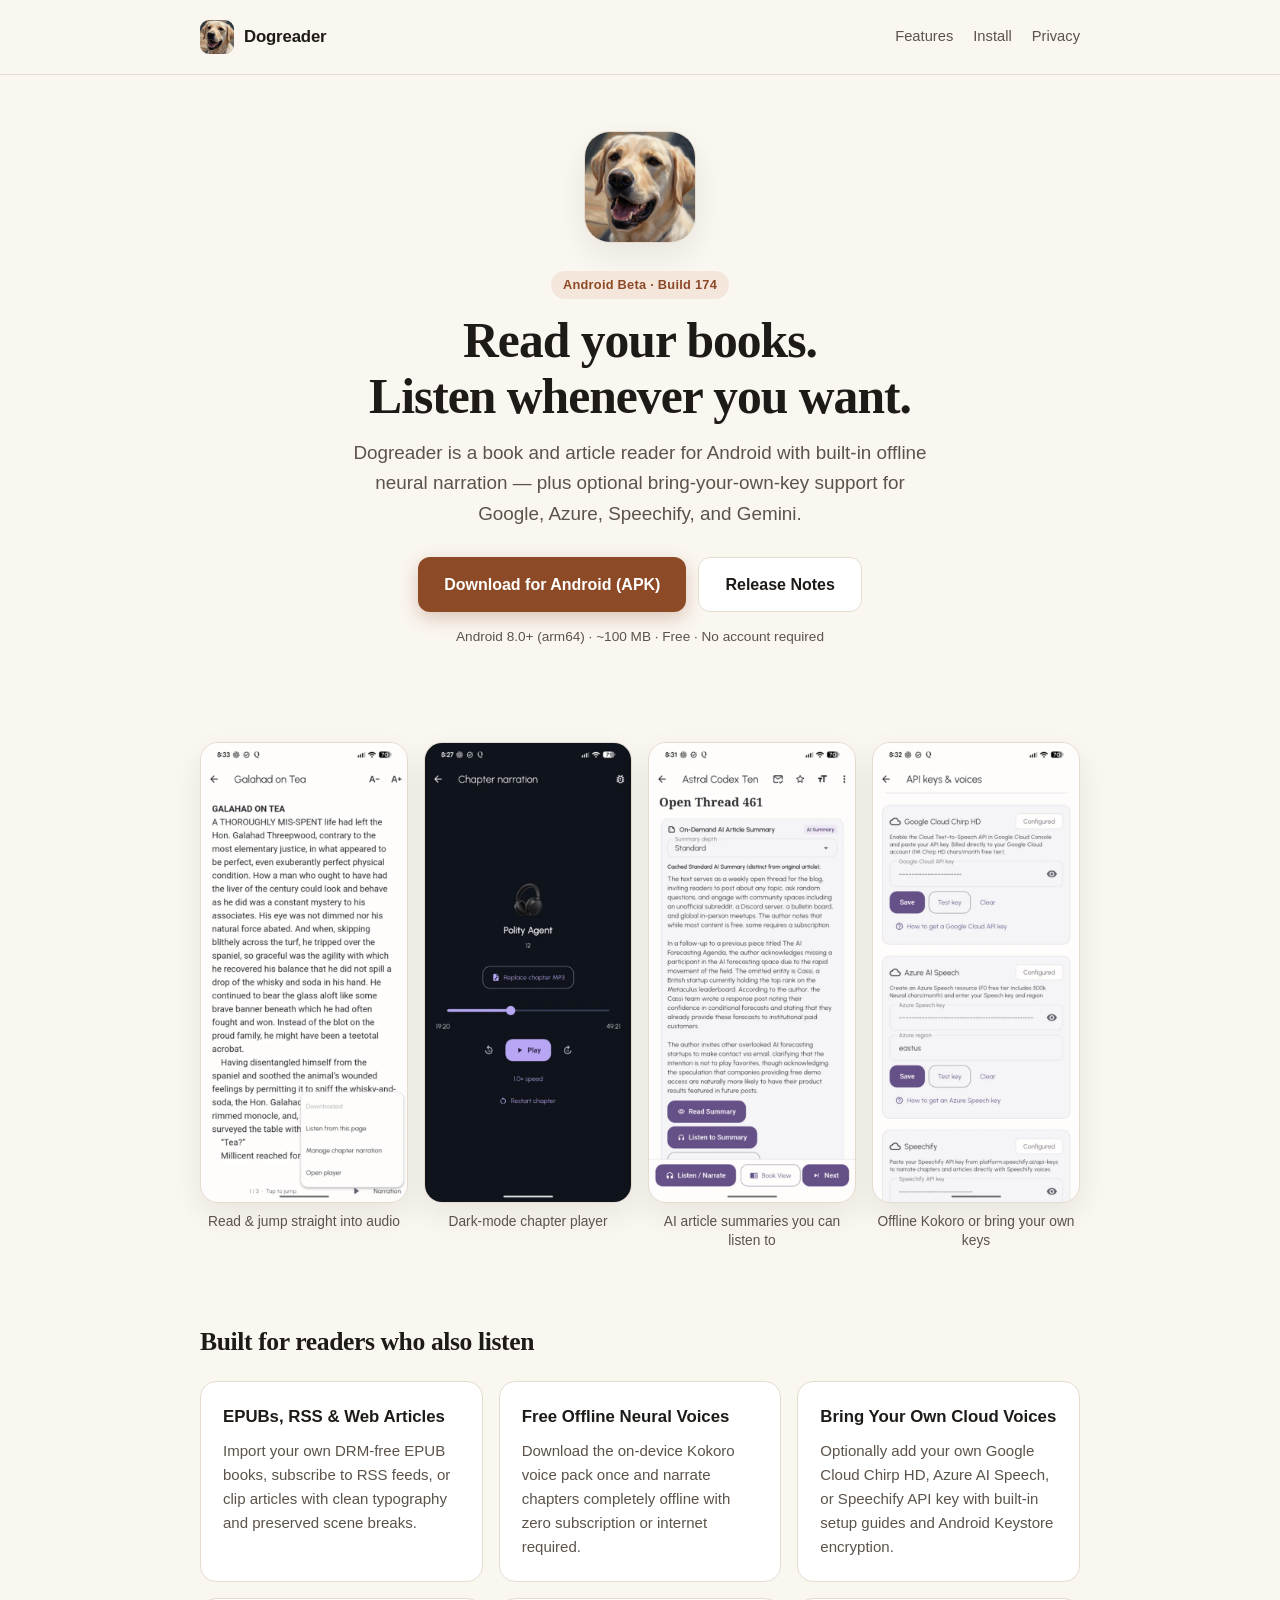
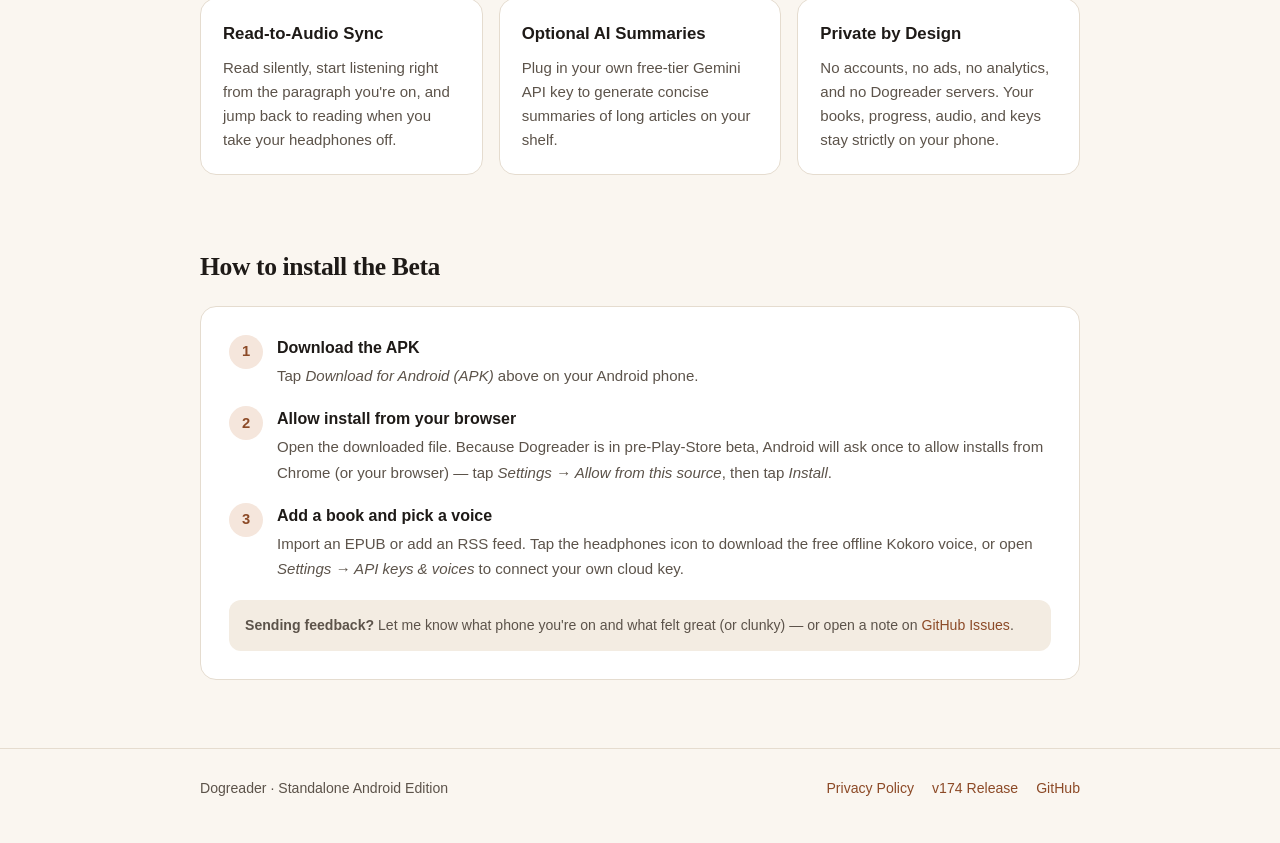
<file: index.html>
<!DOCTYPE html>
<html lang="en">
<head>
  <meta charset="utf-8">
  <meta name="viewport" content="width=device-width, initial-scale=1">
  <title>Dogreader — EPUB Reader &amp; Natural Audio Narration for Android</title>
  <meta name="description" content="Read EPUB books, RSS feeds, and web articles on Android, and listen with free offline neural voices or your own cloud TTS keys.">
  <meta property="og:title" content="Dogreader for Android">
  <meta property="og:description" content="Read your EPUBs and articles. Listen with natural voices — free offline Kokoro or bring your own API key.">
  <meta property="og:image" content="https://timpac.github.io/dogreader/icon.jpg">
  <link rel="icon" type="image/png" href="favicon.png">
  <link rel="stylesheet" href="style.css">
</head>
<body>
  <header class="nav">
    <div class="wrap nav-inner">
      <a class="brand" href="./">
        <img src="icon.jpg" alt="Dogreader icon">
        <span>Dogreader</span>
      </a>
      <nav class="nav-links">
        <a href="#features">Features</a>
        <a href="#install">Install</a>
        <a href="privacy.html">Privacy</a>
      </nav>
    </div>
  </header>

  <main class="wrap">
    <section class="hero">
      <img class="app-icon" src="icon.jpg" alt="Dogreader app icon">
      <div><span class="badge">Android Beta · Build 174</span></div>
      <h1>Read your books.<br>Listen whenever you want.</h1>
      <p class="lead">
        Dogreader is a book and article reader for Android with built-in offline neural narration — plus optional bring-your-own-key support for Google, Azure, Speechify, and Gemini.
      </p>
      <div class="cta-row">
        <a class="btn btn-primary" href="https://github.com/timpac/dogreader/releases/download/v174-playstore/Dogreader-PlayStore-174.apk">
          Download for Android (APK)
        </a>
        <a class="btn btn-secondary" href="https://github.com/timpac/dogreader/releases/tag/v174-playstore">
          Release Notes
        </a>
      </div>
      <p class="meta">Android 8.0+ (arm64) · ~100 MB · Free · No account required</p>
    </section>

    <section id="screenshots" aria-label="App screenshots">
      <div class="shots">
        <figure class="shot">
          <img src="screenshots/reader.webp" alt="Dogreader EPUB reader showing Listen from this page menu" loading="lazy">
          <figcaption>Read &amp; jump straight into audio</figcaption>
        </figure>
        <figure class="shot">
          <img src="screenshots/player.webp" alt="Dogreader dark-mode chapter narration audio player" loading="lazy">
          <figcaption>Dark-mode chapter player</figcaption>
        </figure>
        <figure class="shot">
          <img src="screenshots/summary.webp" alt="Dogreader on-demand AI article summary with Read and Listen buttons" loading="lazy">
          <figcaption>AI article summaries you can listen to</figcaption>
        </figure>
        <figure class="shot">
          <img src="screenshots/voices.webp" alt="Dogreader API keys and voices screen with Google, Azure, and Speechify" loading="lazy">
          <figcaption>Offline Kokoro or bring your own keys</figcaption>
        </figure>
      </div>
    </section>

    <section id="features">
      <h2>Built for readers who also listen</h2>
      <div class="grid">
        <article class="card">
          <h3>EPUBs, RSS &amp; Web Articles</h3>
          <p>Import your own DRM-free EPUB books, subscribe to RSS feeds, or clip articles with clean typography and preserved scene breaks.</p>
        </article>
        <article class="card">
          <h3>Free Offline Neural Voices</h3>
          <p>Download the on-device Kokoro voice pack once and narrate chapters completely offline with zero subscription or internet required.</p>
        </article>
        <article class="card">
          <h3>Bring Your Own Cloud Voices</h3>
          <p>Optionally add your own Google Cloud Chirp HD, Azure AI Speech, or Speechify API key with built-in setup guides and Android Keystore encryption.</p>
        </article>
        <article class="card">
          <h3>Read-to-Audio Sync</h3>
          <p>Read silently, start listening right from the paragraph you're on, and jump back to reading when you take your headphones off.</p>
        </article>
        <article class="card">
          <h3>Optional AI Summaries</h3>
          <p>Plug in your own free-tier Gemini API key to generate concise summaries of long articles on your shelf.</p>
        </article>
        <article class="card">
          <h3>Private by Design</h3>
          <p>No accounts, no ads, no analytics, and no Dogreader servers. Your books, progress, audio, and keys stay strictly on your phone.</p>
        </article>
      </div>
    </section>

    <section id="install">
      <h2>How to install the Beta</h2>
      <div class="install-box">
        <ol class="steps">
          <li>
            <div class="step-num">1</div>
            <div>
              <strong>Download the APK</strong>
              <span>Tap <em>Download for Android (APK)</em> above on your Android phone.</span>
            </div>
          </li>
          <li>
            <div class="step-num">2</div>
            <div>
              <strong>Allow install from your browser</strong>
              <span>Open the downloaded file. Because Dogreader is in pre-Play-Store beta, Android will ask once to allow installs from Chrome (or your browser) — tap <em>Settings → Allow from this source</em>, then tap <em>Install</em>.</span>
            </div>
          </li>
          <li>
            <div class="step-num">3</div>
            <div>
              <strong>Add a book and pick a voice</strong>
              <span>Import an EPUB or add an RSS feed. Tap the headphones icon to download the free offline Kokoro voice, or open <em>Settings → API keys &amp; voices</em> to connect your own cloud key.</span>
            </div>
          </li>
        </ol>
        <div class="note">
          <strong>Sending feedback?</strong> Let me know what phone you're on and what felt great (or clunky) — or open a note on <a href="https://github.com/timpac/dogreader/issues">GitHub Issues</a>.
        </div>
      </div>
    </section>
  </main>

  <footer>
    <div class="wrap footer-inner">
      <div>Dogreader · Standalone Android Edition</div>
      <div class="footer-links">
        <a href="privacy.html">Privacy Policy</a>
        <a href="https://github.com/timpac/dogreader/releases/tag/v174-playstore">v174 Release</a>
        <a href="https://github.com/timpac/dogreader">GitHub</a>
      </div>
    </div>
  </footer>
</body>
</html>
</file>
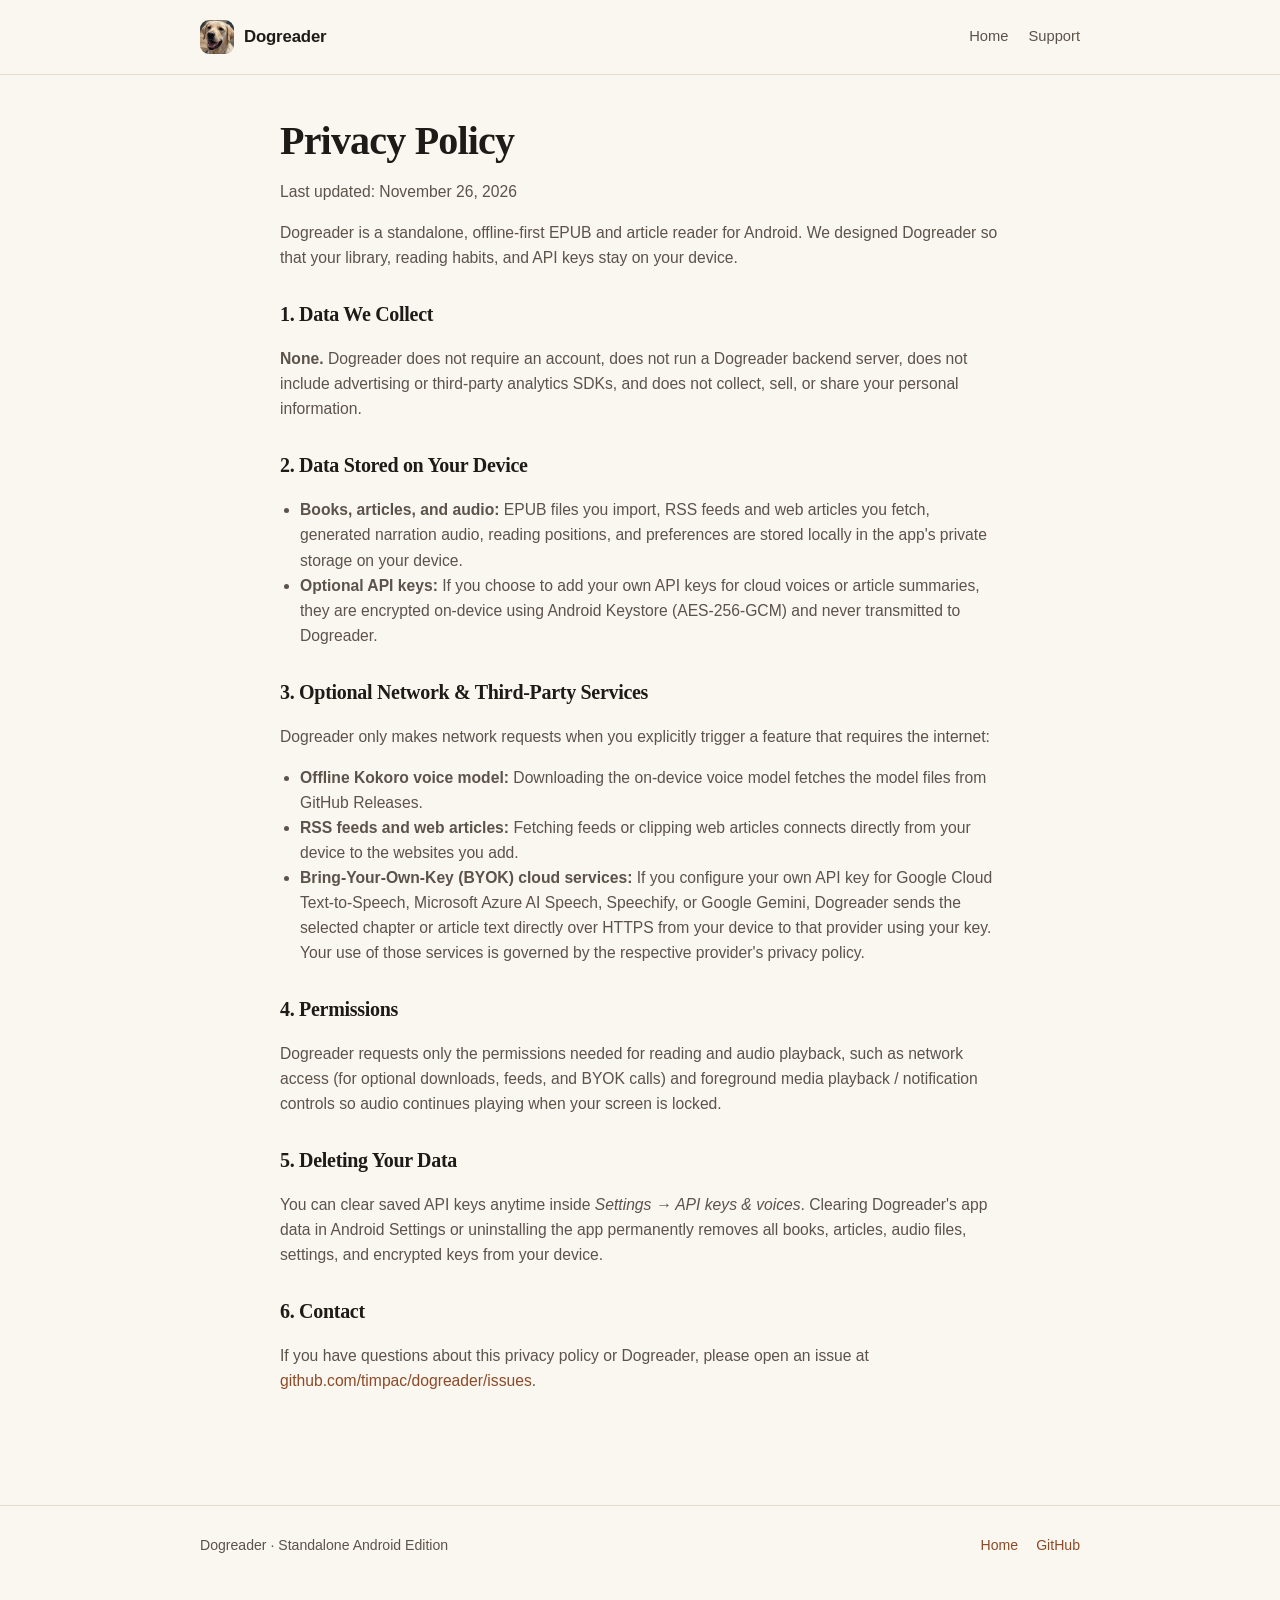
<file: privacy.html>
<!DOCTYPE html>
<html lang="en">
<head>
  <meta charset="utf-8">
  <meta name="viewport" content="width=device-width, initial-scale=1">
  <title>Privacy Policy — Dogreader</title>
  <link rel="icon" type="image/png" href="favicon.png">
  <link rel="stylesheet" href="style.css">
</head>
<body>
  <header class="nav">
    <div class="wrap nav-inner">
      <a class="brand" href="./">
        <img src="icon.jpg" alt="Dogreader icon">
        <span>Dogreader</span>
      </a>
      <nav class="nav-links">
        <a href="./">Home</a>
        <a href="https://github.com/timpac/dogreader/issues">Support</a>
      </nav>
    </div>
  </header>

  <main class="wrap prose">
    <h1>Privacy Policy</h1>
    <p class="meta">Last updated: November 26, 2026</p>

    <p>
      Dogreader is a standalone, offline-first EPUB and article reader for Android. We designed Dogreader so that your library, reading habits, and API keys stay on your device.
    </p>

    <h2>1. Data We Collect</h2>
    <p>
      <strong>None.</strong> Dogreader does not require an account, does not run a Dogreader backend server, does not include advertising or third-party analytics SDKs, and does not collect, sell, or share your personal information.
    </p>

    <h2>2. Data Stored on Your Device</h2>
    <ul>
      <li><strong>Books, articles, and audio:</strong> EPUB files you import, RSS feeds and web articles you fetch, generated narration audio, reading positions, and preferences are stored locally in the app's private storage on your device.</li>
      <li><strong>Optional API keys:</strong> If you choose to add your own API keys for cloud voices or article summaries, they are encrypted on-device using Android Keystore (AES-256-GCM) and never transmitted to Dogreader.</li>
    </ul>

    <h2>3. Optional Network &amp; Third-Party Services</h2>
    <p>Dogreader only makes network requests when you explicitly trigger a feature that requires the internet:</p>
    <ul>
      <li><strong>Offline Kokoro voice model:</strong> Downloading the on-device voice model fetches the model files from GitHub Releases.</li>
      <li><strong>RSS feeds and web articles:</strong> Fetching feeds or clipping web articles connects directly from your device to the websites you add.</li>
      <li><strong>Bring-Your-Own-Key (BYOK) cloud services:</strong> If you configure your own API key for Google Cloud Text-to-Speech, Microsoft Azure AI Speech, Speechify, or Google Gemini, Dogreader sends the selected chapter or article text directly over HTTPS from your device to that provider using your key. Your use of those services is governed by the respective provider's privacy policy.</li>
    </ul>

    <h2>4. Permissions</h2>
    <p>
      Dogreader requests only the permissions needed for reading and audio playback, such as network access (for optional downloads, feeds, and BYOK calls) and foreground media playback / notification controls so audio continues playing when your screen is locked.
    </p>

    <h2>5. Deleting Your Data</h2>
    <p>
      You can clear saved API keys anytime inside <em>Settings → API keys &amp; voices</em>. Clearing Dogreader's app data in Android Settings or uninstalling the app permanently removes all books, articles, audio files, settings, and encrypted keys from your device.
    </p>

    <h2>6. Contact</h2>
    <p>
      If you have questions about this privacy policy or Dogreader, please open an issue at <a href="https://github.com/timpac/dogreader/issues">github.com/timpac/dogreader/issues</a>.
    </p>
  </main>

  <footer>
    <div class="wrap footer-inner">
      <div>Dogreader · Standalone Android Edition</div>
      <div class="footer-links">
        <a href="./">Home</a>
        <a href="https://github.com/timpac/dogreader">GitHub</a>
      </div>
    </div>
  </footer>
</body>
</html>
</file>
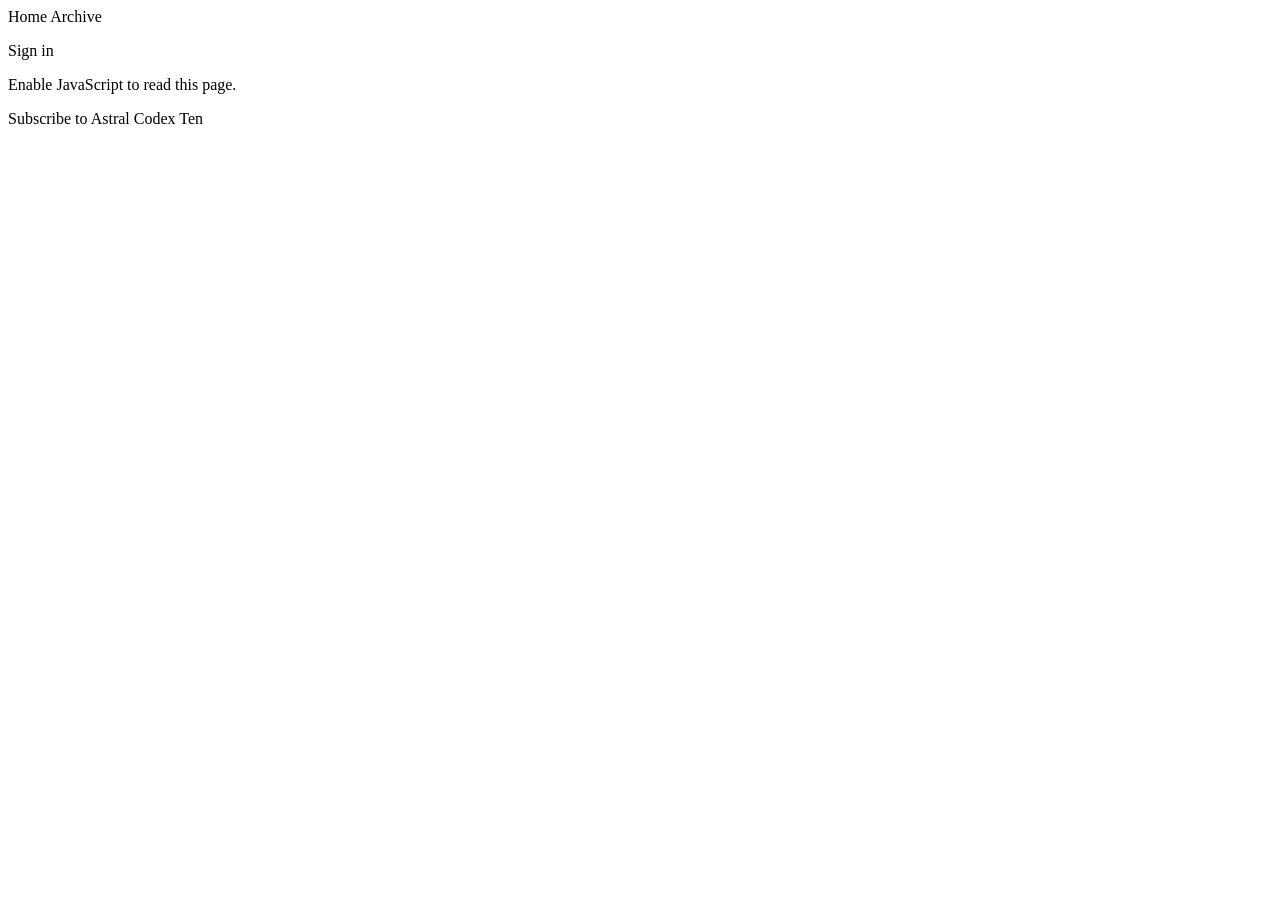
<file: test/fixtures/article_rss/substack-shell.html>
<html><head><meta property="og:title" content="A measured experiment"><meta name="author" content="Fixture Author"><meta property="og:site_name" content="Astral Codex Ten"><link rel="canonical" href="https://www.astralcodexten.com/p/fixture-public-article"><link rel="alternate" type="application/rss+xml" href="/feed"></head><body><nav>Home Archive</nav><main><p>Sign in</p><p>Enable JavaScript to read this page.</p><div class="subscribe-widget"><p>Subscribe to Astral Codex Ten</p></div></main></body></html>
</file>
<file: style.css>
:root {
  --bg: #faf6f0;
  --surface: #ffffff;
  --surface-soft: #f3ece2;
  --text: #1e1a17;
  --muted: #5c534a;
  --accent: #8c4a27;
  --accent-hover: #733b1e;
  --accent-soft: #f5e6dc;
  --border: #e5dccf;
  --shadow: 0 12px 32px rgba(30, 26, 23, 0.08);
  --radius: 16px;
}

@media (prefers-color-scheme: dark) {
  :root {
    --bg: #151210;
    --surface: #1f1b18;
    --surface-soft: #27211d;
    --text: #f3ede6;
    --muted: #b5a99c;
    --accent: #d48454;
    --accent-hover: #e29668;
    --accent-soft: rgba(212, 132, 84, 0.14);
    --border: #322b26;
    --shadow: 0 12px 32px rgba(0, 0, 0, 0.35);
  }
}

* {
  box-sizing: border-box;
}

html {
  -webkit-text-size-adjust: 100%;
}

body {
  margin: 0;
  background: var(--bg);
  color: var(--text);
  font-family: -apple-system, BlinkMacSystemFont, "Segoe UI", Roboto, Inter, Helvetica, Arial, sans-serif;
  line-height: 1.6;
}

a {
  color: var(--accent);
  text-decoration: none;
}

a:hover {
  text-decoration: underline;
}

.wrap {
  max-width: 920px;
  margin: 0 auto;
  padding: 0 20px;
}

header.nav {
  padding: 20px 0;
  border-bottom: 1px solid var(--border);
}

.nav-inner {
  display: flex;
  align-items: center;
  justify-content: space-between;
  gap: 16px;
}

.brand {
  display: inline-flex;
  align-items: center;
  gap: 10px;
  color: var(--text);
  font-weight: 700;
  font-size: 1.05rem;
  letter-spacing: -0.01em;
}

.brand:hover {
  text-decoration: none;
}

.brand img {
  width: 34px;
  height: 34px;
  border-radius: 9px;
  object-fit: cover;
}

.nav-links {
  display: flex;
  gap: 20px;
  font-size: 0.92rem;
}

.nav-links a {
  color: var(--muted);
  font-weight: 500;
}

.nav-links a:hover {
  color: var(--text);
  text-decoration: none;
}

.hero {
  padding: 56px 0 44px;
  text-align: center;
}

.app-icon {
  width: 112px;
  height: 112px;
  border-radius: 26px;
  object-fit: cover;
  box-shadow: var(--shadow);
  border: 1px solid var(--border);
  margin-bottom: 20px;
}

.badge {
  display: inline-block;
  padding: 4px 12px;
  border-radius: 999px;
  background: var(--accent-soft);
  color: var(--accent);
  font-size: 0.8rem;
  font-weight: 600;
  letter-spacing: 0.02em;
  margin-bottom: 14px;
}

h1 {
  font-family: Georgia, "Iowan Old Style", "Palatino Linotype", "Book Antiqua", serif;
  font-size: clamp(2.1rem, 5vw, 3.1rem);
  line-height: 1.12;
  letter-spacing: -0.02em;
  margin: 0 0 14px;
}

.lead {
  max-width: 600px;
  margin: 0 auto 28px;
  font-size: clamp(1.02rem, 2.3vw, 1.18rem);
  color: var(--muted);
}

.cta-row {
  display: flex;
  flex-wrap: wrap;
  justify-content: center;
  gap: 12px;
  margin-bottom: 14px;
}

.btn {
  display: inline-flex;
  align-items: center;
  justify-content: center;
  gap: 8px;
  padding: 14px 26px;
  border-radius: 12px;
  font-weight: 600;
  font-size: 1rem;
  transition: transform 0.12s ease, background 0.15s ease;
}

.btn:hover {
  text-decoration: none;
  transform: translateY(-1px);
}

.btn-primary {
  background: var(--accent);
  color: #ffffff;
  box-shadow: 0 6px 18px rgba(140, 74, 39, 0.28);
}

.btn-primary:hover {
  background: var(--accent-hover);
  color: #ffffff;
}

.btn-secondary {
  background: var(--surface);
  color: var(--text);
  border: 1px solid var(--border);
}

.btn-secondary:hover {
  background: var(--surface-soft);
}

.meta {
  font-size: 0.85rem;
  color: var(--muted);
}

section {
  padding: 36px 0;
}

h2 {
  font-family: Georgia, "Iowan Old Style", "Palatino Linotype", serif;
  font-size: 1.6rem;
  letter-spacing: -0.015em;
  margin: 0 0 18px;
}

.shots {
  display: grid;
  grid-template-columns: repeat(4, minmax(0, 1fr));
  gap: 16px;
}

.shot {
  margin: 0;
  display: flex;
  flex-direction: column;
  gap: 10px;
}

.shot img {
  width: 100%;
  height: auto;
  display: block;
  border-radius: 18px;
  border: 1px solid var(--border);
  box-shadow: var(--shadow);
  background: var(--surface);
}

.shot figcaption {
  font-size: 0.86rem;
  color: var(--muted);
  text-align: center;
  line-height: 1.35;
}

@media (max-width: 760px) {
  .shots {
    display: flex;
    overflow-x: auto;
    scroll-snap-type: x mandatory;
    -webkit-overflow-scrolling: touch;
    padding-bottom: 8px;
  }

  .shot {
    flex: 0 0 70%;
    max-width: 240px;
    scroll-snap-align: center;
  }
}

.grid {
  display: grid;
  grid-template-columns: repeat(auto-fit, minmax(260px, 1fr));
  gap: 16px;
}

.card {
  background: var(--surface);
  border: 1px solid var(--border);
  border-radius: var(--radius);
  padding: 22px;
}

.card h3 {
  margin: 0 0 8px;
  font-size: 1.05rem;
}

.card p {
  margin: 0;
  color: var(--muted);
  font-size: 0.94rem;
}

.install-box {
  background: var(--surface);
  border: 1px solid var(--border);
  border-radius: var(--radius);
  padding: 28px;
}

.steps {
  list-style: none;
  padding: 0;
  margin: 0;
  display: grid;
  gap: 18px;
}

.steps li {
  display: grid;
  grid-template-columns: 34px 1fr;
  gap: 14px;
  align-items: start;
}

.step-num {
  width: 34px;
  height: 34px;
  border-radius: 999px;
  background: var(--accent-soft);
  color: var(--accent);
  font-weight: 700;
  display: flex;
  align-items: center;
  justify-content: center;
  font-size: 0.92rem;
}

.steps strong {
  display: block;
  margin-bottom: 2px;
}

.steps span {
  color: var(--muted);
  font-size: 0.94rem;
}

.note {
  margin-top: 18px;
  padding: 14px 16px;
  border-radius: 12px;
  background: var(--surface-soft);
  color: var(--muted);
  font-size: 0.88rem;
}

.prose {
  max-width: 720px;
  margin: 0 auto;
  padding: 44px 0 64px;
}

.prose h1 {
  font-size: clamp(1.9rem, 4vw, 2.5rem);
  margin-bottom: 8px;
}

.prose h2 {
  font-size: 1.25rem;
  margin-top: 28px;
  margin-bottom: 10px;
}

.prose p,
.prose li {
  color: var(--muted);
  font-size: 0.98rem;
}

.prose ul {
  padding-left: 20px;
}

footer {
  margin-top: 32px;
  padding: 28px 0 44px;
  border-top: 1px solid var(--border);
  color: var(--muted);
  font-size: 0.88rem;
}

.footer-inner {
  display: flex;
  flex-wrap: wrap;
  justify-content: space-between;
  gap: 12px;
}

.footer-links {
  display: flex;
  gap: 18px;
}
</file>
